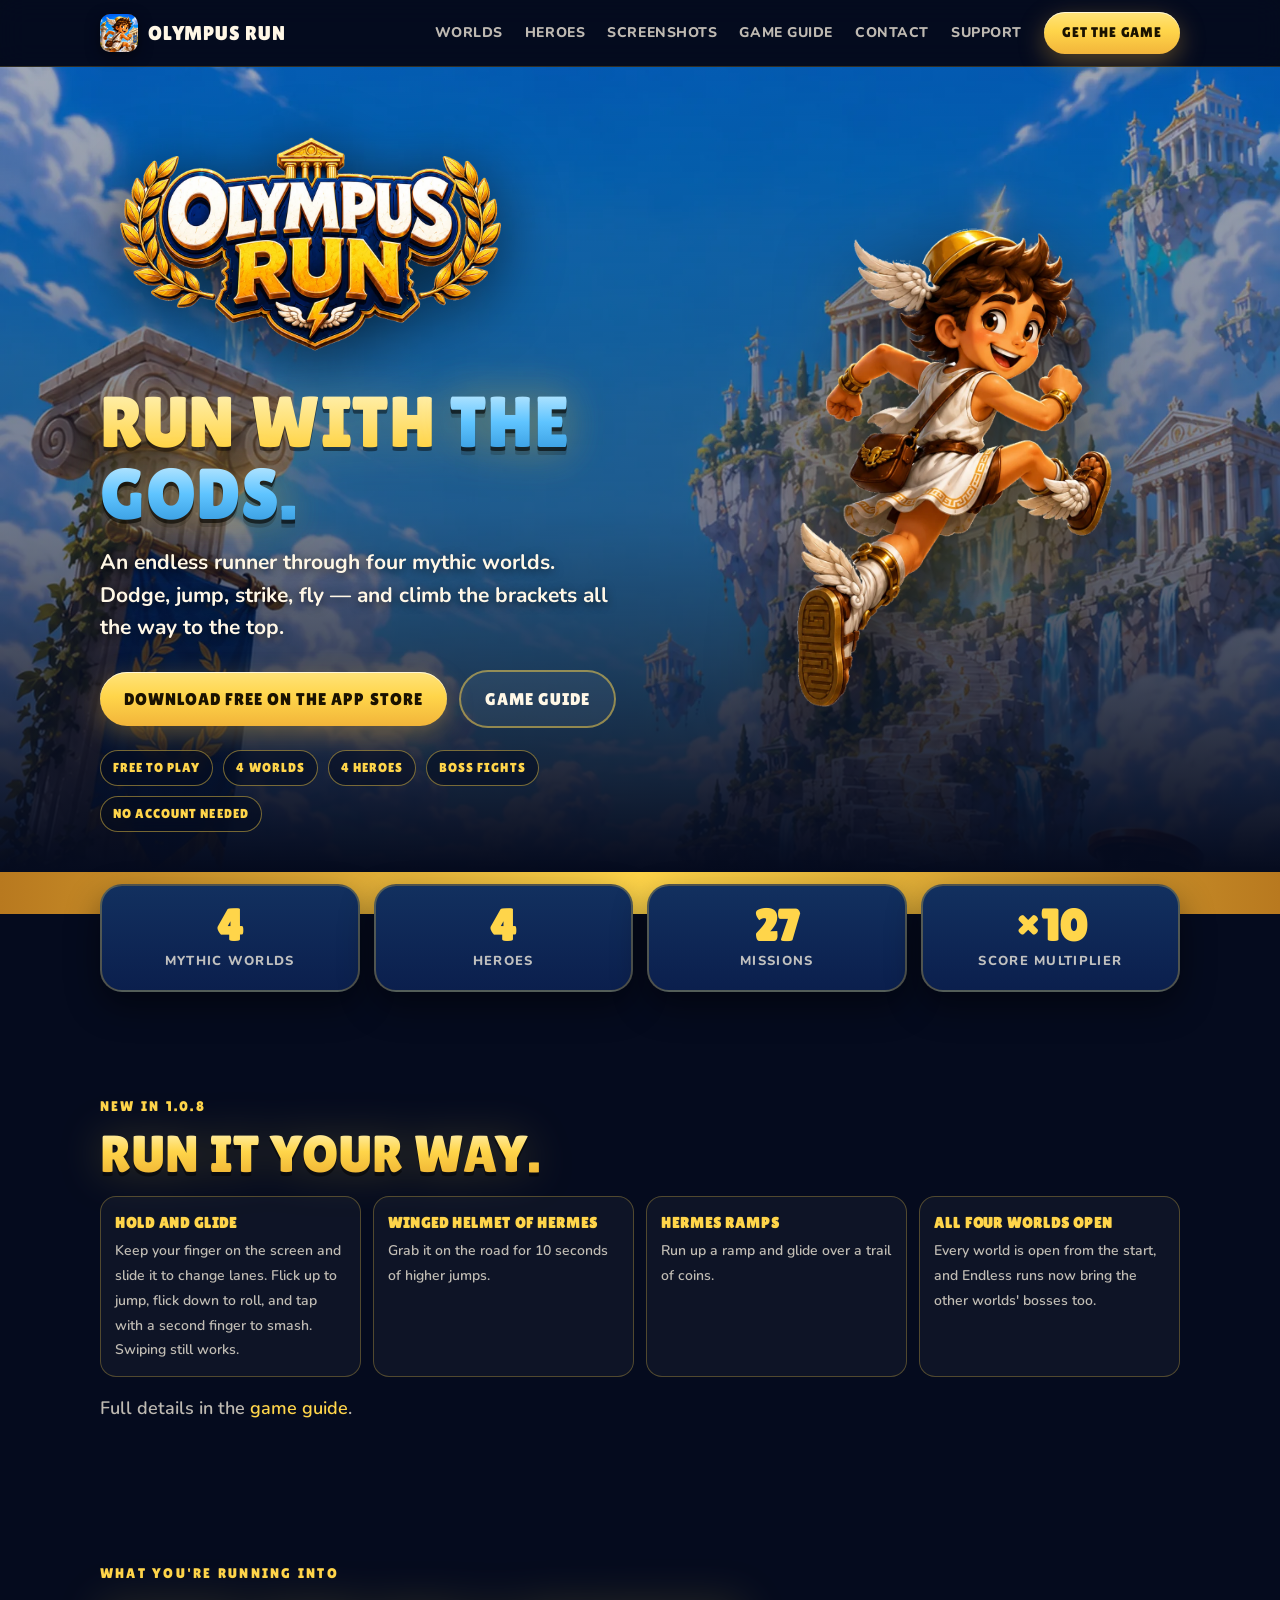
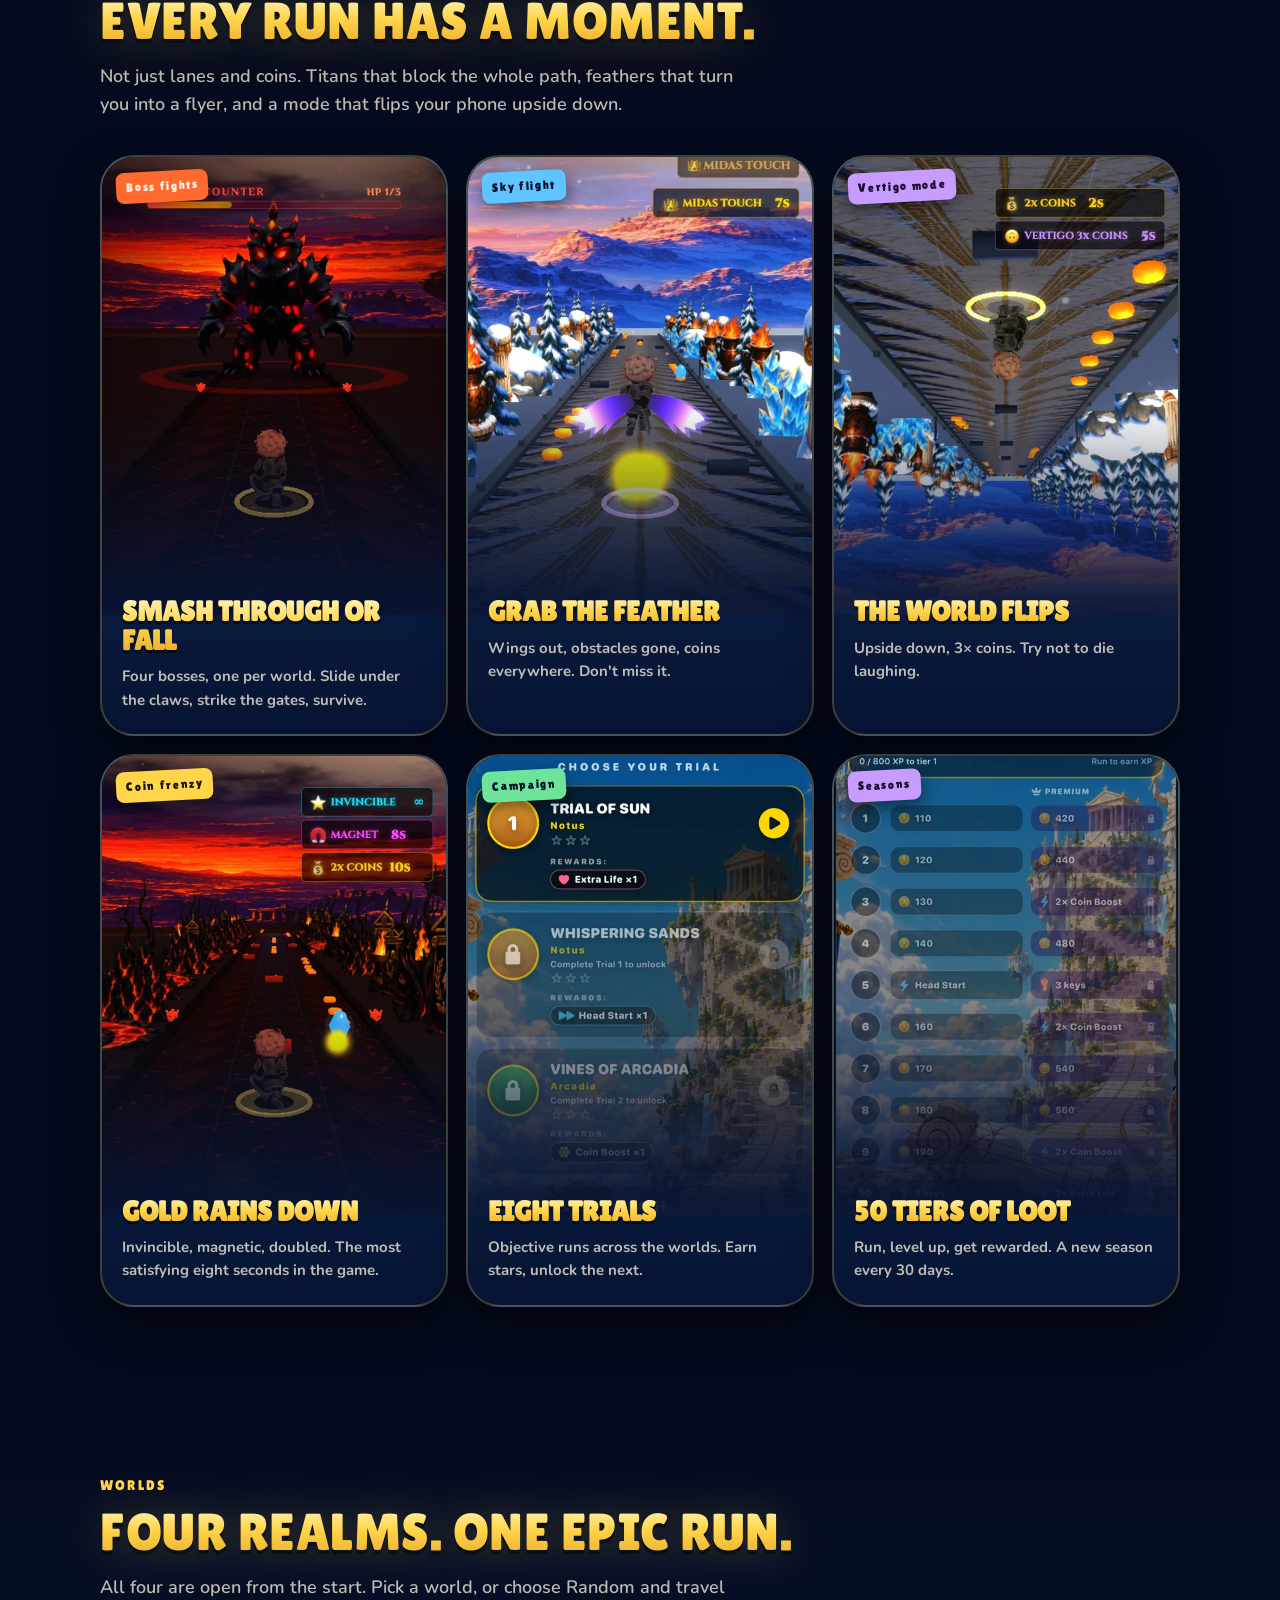
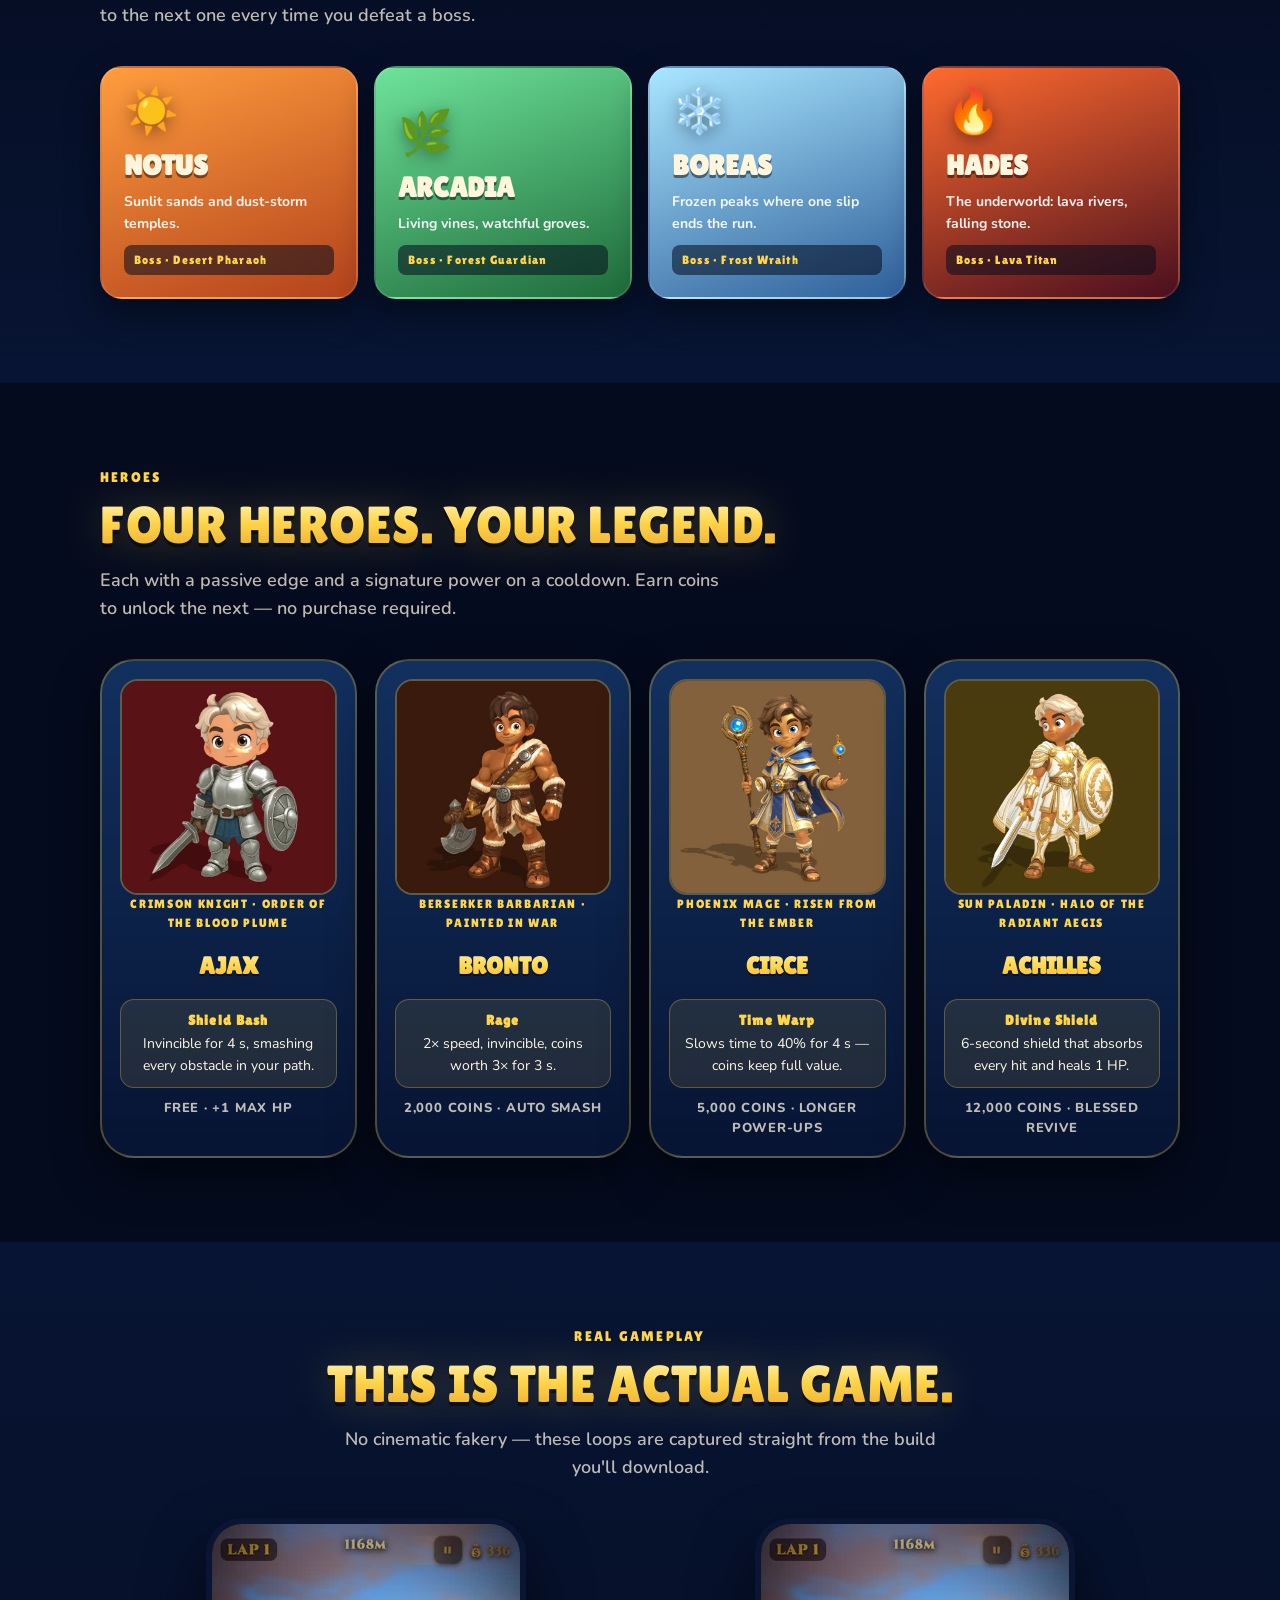
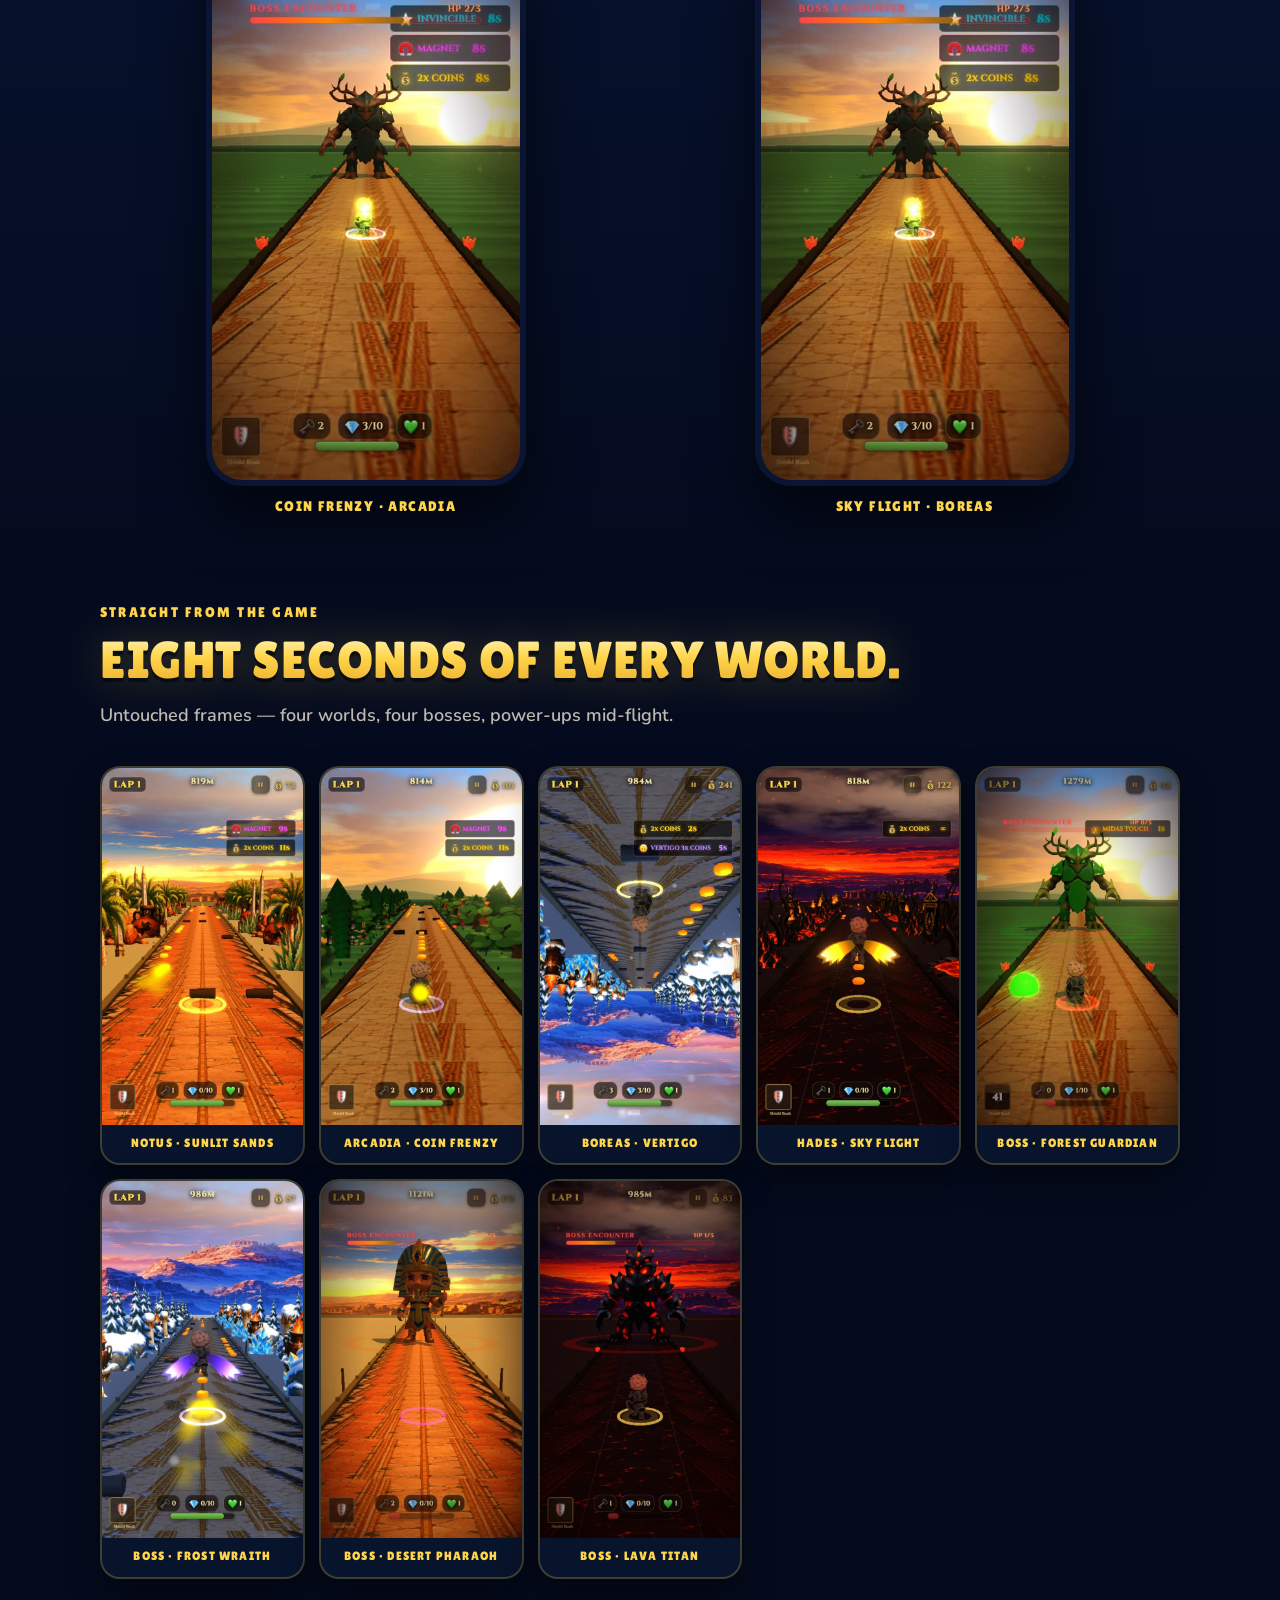
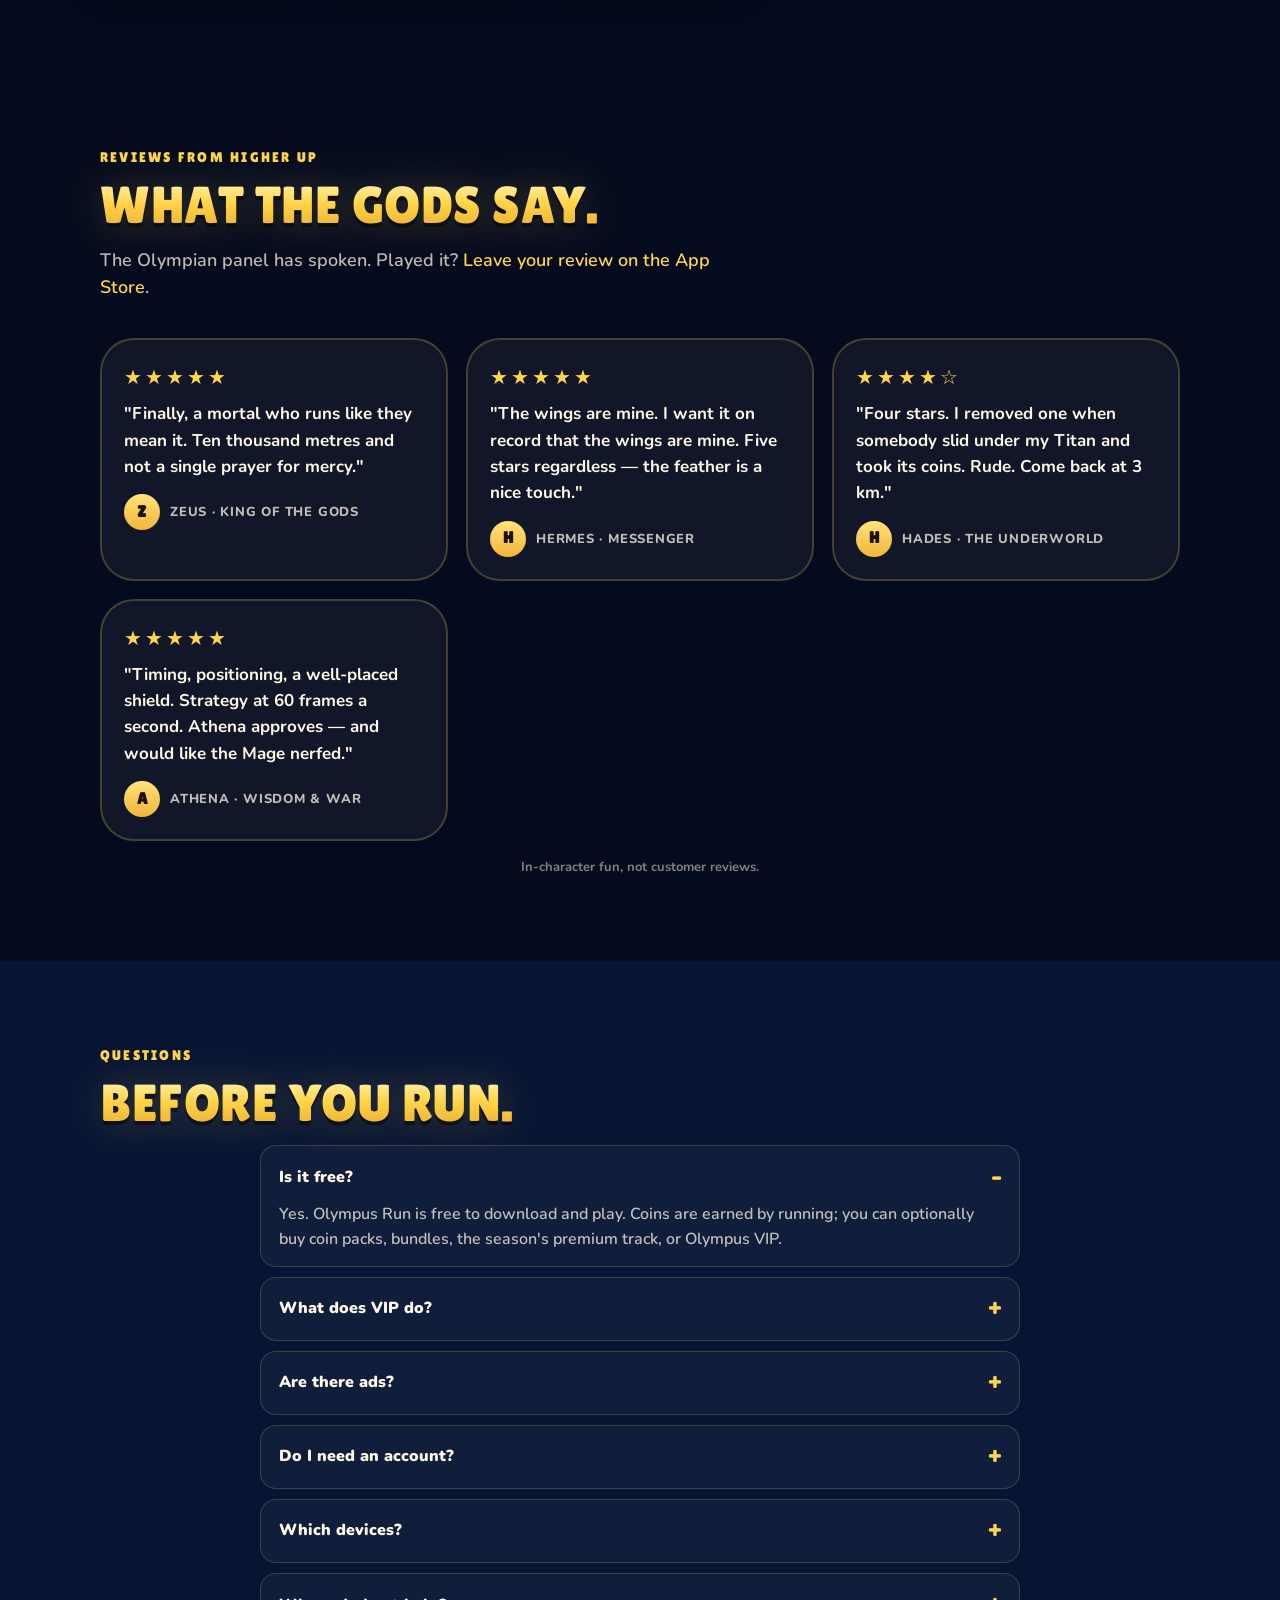
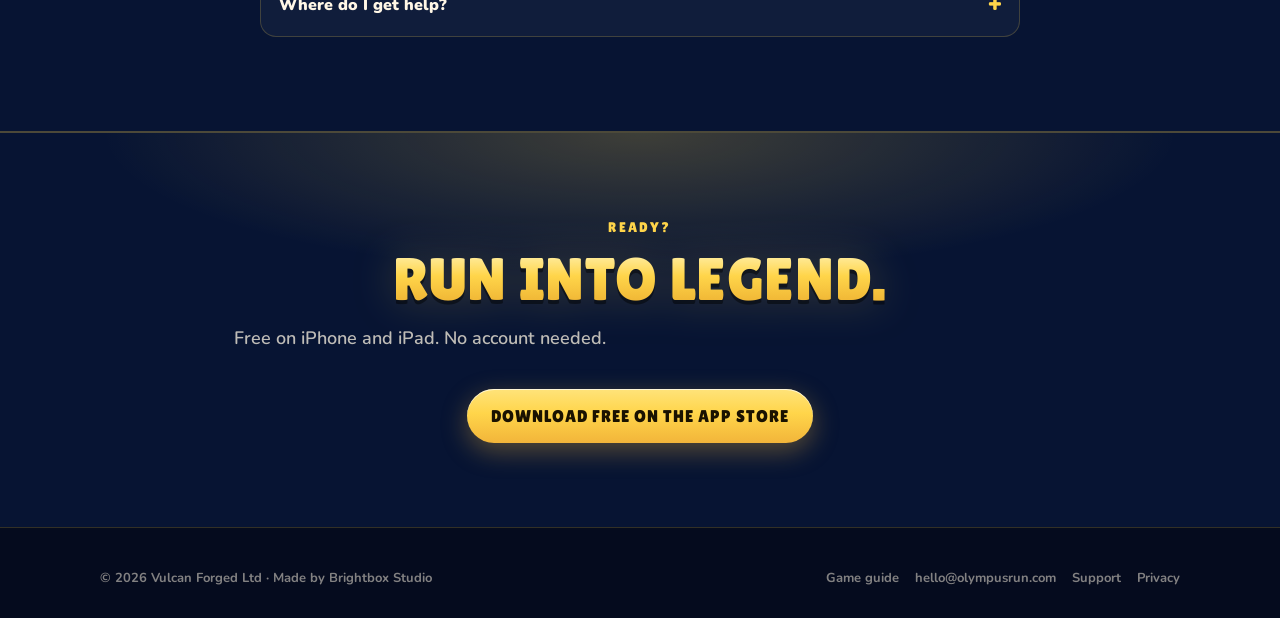
<file: index.html>
<!DOCTYPE html>
<html lang="en">
<head>
<meta charset="utf-8">
<meta name="viewport" content="width=device-width, initial-scale=1">
<title>Olympus Run — Run with the Gods</title>
<meta name="description" content="Olympus Run is a free endless runner for iPhone: four mythic worlds, four heroes, boss fights, sky flight, vertigo mode and a Daily Run with one course and three tries.">
<meta property="og:title" content="Olympus Run — Run with the Gods">
<meta property="og:description" content="A free endless runner through four mythic worlds. Dodge, jump, strike, fly — and climb the brackets all the way to the top.">
<meta property="og:image" content="https://olympusrun.com/assets/loop-poster.jpg">
<meta property="og:url" content="https://olympusrun.com/">
<meta name="twitter:card" content="summary_large_image">
<link rel="icon" href="assets/icon.webp">
<link rel="apple-touch-icon" href="assets/icon.webp">
<link rel="preconnect" href="https://fonts.googleapis.com">
<link rel="preconnect" href="https://fonts.gstatic.com" crossorigin>
<link href="https://fonts.googleapis.com/css2?family=Lilita+One&family=Nunito:wght@600;700;800;900&display=swap" rel="stylesheet">
<meta name="apple-itunes-app" content="app-id=6767585500">
<link rel="canonical" href="https://olympusrun.com/">
<link rel="stylesheet" href="style.css">
</head>
<body>

<nav class="nav">
  <div class="wrap">
    <a class="brand" href="/"><img src="assets/icon.webp" alt="">Olympus Run</a>
    <div class="links">
      <a href="#worlds">Worlds</a>
      <a href="#heroes">Heroes</a>
      <a href="#gallery">Screenshots</a>
      <a href="/guide">Game guide</a>
      <a href="mailto:hello@olympusrun.com">Contact</a>
      <a href="https://jamie323.github.io/brightbox-studio/support.html">Support</a>
      <a class="btn btn-gold" href="https://apps.apple.com/app/apple-store/id6767585500?pt=123002929&amp;mt=8&amp;ct=website">Get the game</a>
    </div>
  </div>
</nav>

<header class="hero">
  <div class="wrap">
    <div class="hero-copy">
      <img class="wordmark" src="assets/wordmark.webp" alt="Olympus Run">
      <h1 class="display">Run with <span>the gods.</span></h1>
      <p>An endless runner through four mythic worlds. Dodge, jump, strike, fly — and climb the brackets all the way to the top.</p>
      <div class="cta">
        <a class="btn btn-gold" id="get" href="https://apps.apple.com/app/apple-store/id6767585500?pt=123002929&amp;mt=8&amp;ct=website">Download free on the App Store</a>
        <a class="btn btn-ghost" href="/guide">Game guide</a>
      </div>
      <div class="chips">
        <span class="chip">Free to play</span><span class="chip">4 worlds</span><span class="chip">4 heroes</span><span class="chip">Boss fights</span><span class="chip">No account needed</span>
      </div>
    </div>
    <div class="hero-art"><div class="ring"></div><img src="assets/hero_hermes.webp" alt="The Olympus Run hero mid-sprint"></div>
  </div>
</header>

<div class="ticker"><span>Hold and glide ★ Winged Helmet ★ Hermes Ramps ★ All four worlds open ★ Daily Spin ★ 27 missions ★ Score multiplier up to ×10 ★ Power-up upgrades ★ Boss fights ★ Sky flight ★ Vertigo mode ★ Coin frenzy ★ 50-tier seasons ★ 8 campaign trials ★ Climb the brackets ★ Hold and glide ★ Winged Helmet ★ Hermes Ramps ★ All four worlds open ★ Daily Spin ★ 27 missions ★ Score multiplier up to ×10 ★ Power-up upgrades ★ Boss fights ★ Sky flight ★ Vertigo mode ★ Coin frenzy ★ 50-tier seasons ★ 8 campaign trials ★ Climb the brackets ★</span></div>

<section style="padding-top:0">
  <div class="wrap">
    <div class="stats">
      <div class="stat"><b>4</b><span>Mythic worlds</span></div>
      <div class="stat"><b>4</b><span>Heroes</span></div>
      <div class="stat"><b>27</b><span>Missions</span></div>
      <div class="stat"><b>×10</b><span>Score multiplier</span></div>
    </div>
  </div>
</section>

<section id="new" style="padding-top:20px">
  <div class="wrap">
    <div class="kicker">New in 1.0.8</div>
    <h2 class="display">Run it your way.</h2>
    <div class="grid2">
      <div class="tile"><b>Hold and glide</b><span>Keep your finger on the screen and slide it to change lanes. Flick up to jump, flick down to roll, and tap with a second finger to smash. Swiping still works.</span></div>
      <div class="tile"><b>Winged Helmet of Hermes</b><span>Grab it on the road for 10 seconds of higher jumps.</span></div>
      <div class="tile"><b>Hermes Ramps</b><span>Run up a ramp and glide over a trail of coins.</span></div>
      <div class="tile"><b>All four worlds open</b><span>Every world is open from the start, and Endless runs now bring the other worlds' bosses too.</span></div>
    </div>
    <p class="lead" style="margin-top:18px">Full details in the <a href="/guide#controls">game guide</a>.</p>
  </div>
</section>

<section id="features" style="padding-top:20px">
  <div class="wrap">
    <div class="kicker">What you're running into</div>
    <h2 class="display">Every run has a moment.</h2>
    <p class="lead">Not just lanes and coins. Titans that block the whole path, feathers that turn you into a flyer, and a mode that flips your phone upside down.</p>
    <div class="banners">
      <a class="banner" href="/guide#worlds"><div class="pic"><img src="assets/shot-boss.webp" alt="Boss fight against the Lava Titan"><span class="tag lava">Boss fights</span></div><div class="body"><h3>Smash through or fall</h3><p>Four bosses, one per world. Slide under the claws, strike the gates, survive.</p></div></a>
      <a class="banner" href="/guide#powerups"><div class="pic"><img src="assets/shot-flight.webp" alt="Sky Flight with feather wings"><span class="tag sky">Sky flight</span></div><div class="body"><h3>Grab the feather</h3><p>Wings out, obstacles gone, coins everywhere. Don't miss it.</p></div></a>
      <a class="banner" href="/guide#powerups"><div class="pic"><img src="assets/shot-vertigo.webp" alt="Vertigo mode flips the screen"><span class="tag violet">Vertigo mode</span></div><div class="body"><h3>The world flips</h3><p>Upside down, 3× coins. Try not to die laughing.</p></div></a>
      <a class="banner" href="/guide#powerups"><div class="pic"><img src="assets/shot-frenzy.webp" alt="Coin Frenzy"><span class="tag">Coin frenzy</span></div><div class="body"><h3>Gold rains down</h3><p>Invincible, magnetic, doubled. The most satisfying eight seconds in the game.</p></div></a>
      <a class="banner" href="/guide#modes"><div class="pic"><img src="assets/shot-campaign.webp" alt="Campaign trials"><span class="tag leaf">Campaign</span></div><div class="body"><h3>Eight trials</h3><p>Objective runs across the worlds. Earn stars, unlock the next.</p></div></a>
      <a class="banner" href="/guide#progression"><div class="pic"><img src="assets/shot-season.webp" alt="Olympus Trials season pass"><span class="tag violet">Seasons</span></div><div class="body"><h3>50 tiers of loot</h3><p>Run, level up, get rewarded. A new season every 30 days.</p></div></a>
    </div>
  </div>
</section>

<section id="worlds" style="background: linear-gradient(180deg, var(--ink), var(--navy));">
  <div class="wrap">
    <div class="kicker">Worlds</div>
    <h2 class="display">Four realms. One epic run.</h2>
    <p class="lead">All four are open from the start. Pick a world, or choose Random and travel to the next one every time you defeat a boss.</p>
    <div class="worlds">
      <div class="world notus"><div class="glyph">☀️</div><h3>Notus</h3><p>Sunlit sands and dust-storm temples.</p><span class="boss">Boss · Desert Pharaoh</span></div>
      <div class="world arcadia"><div class="glyph">🌿</div><h3>Arcadia</h3><p>Living vines, watchful groves.</p><span class="boss">Boss · Forest Guardian</span></div>
      <div class="world boreas"><div class="glyph">❄️</div><h3>Boreas</h3><p>Frozen peaks where one slip ends the run.</p><span class="boss">Boss · Frost Wraith</span></div>
      <div class="world hades"><div class="glyph">🔥</div><h3>Hades</h3><p>The underworld: lava rivers, falling stone.</p><span class="boss">Boss · Lava Titan</span></div>
    </div>
  </div>
</section>

<section id="heroes">
  <div class="wrap">
    <div class="kicker">Heroes</div>
    <h2 class="display">Four heroes. Your legend.</h2>
    <p class="lead">Each with a passive edge and a signature power on a cooldown. Earn coins to unlock the next — no purchase required.</p>
    <div class="heroes">
      <div class="hcard"><img src="assets/hero-knight.webp" alt="Ajax the Knight"><div class="tl">Crimson Knight · Order of the Blood Plume</div><h3>Ajax</h3><div class="power"><b>Shield Bash</b>Invincible for 4 s, smashing every obstacle in your path.</div><div class="cost">Free · +1 max HP</div></div>
      <div class="hcard"><img src="assets/hero-barbarian.webp" alt="Bronto the Barbarian"><div class="tl">Berserker Barbarian · Painted in War</div><h3>Bronto</h3><div class="power"><b>Rage</b>2× speed, invincible, coins worth 3× for 3 s.</div><div class="cost">2,000 coins · Auto Smash</div></div>
      <div class="hcard"><img src="assets/hero-mage.webp" alt="Circe the Mage"><div class="tl">Phoenix Mage · Risen from the Ember</div><h3>Circe</h3><div class="power"><b>Time Warp</b>Slows time to 40% for 4 s — coins keep full value.</div><div class="cost">5,000 coins · Longer power-ups</div></div>
      <div class="hcard"><img src="assets/hero-paladin.webp" alt="Achilles the Paladin"><div class="tl">Sun Paladin · Halo of the Radiant Aegis</div><h3>Achilles</h3><div class="power"><b>Divine Shield</b>6-second shield that absorbs every hit and heals 1 HP.</div><div class="cost">12,000 coins · Blessed revive</div></div>
    </div>
  </div>
</section>

<section id="watch" style="background: linear-gradient(180deg, var(--navy), var(--ink));">
  <div class="wrap center">
    <div class="kicker">Real gameplay</div>
    <h2 class="display">This is the actual game.</h2>
    <p class="lead">No cinematic fakery — these loops are captured straight from the build you'll download.</p>
    <div class="loops">
      <div><div class="phone"><video autoplay muted loop playsinline poster="assets/loop-poster.jpg" src="assets/loop-frenzy.mp4"></video></div><div class="caption">Coin Frenzy · Arcadia</div></div>
      <div><div class="phone"><video autoplay muted loop playsinline poster="assets/loop-poster.jpg" src="assets/loop-flight.mp4"></video></div><div class="caption">Sky Flight · Boreas</div></div>
    </div>
  </div>
</section>

<section id="gallery" style="padding-top: 0;">
  <div class="wrap">
    <div class="kicker">Straight from the game</div>
    <h2 class="display">Eight seconds of every world.</h2>
    <p class="lead">Untouched frames — four worlds, four bosses, power-ups mid-flight.</p>
    <div class="gallery">
      <figure><img src="assets/gal-notus-run.webp" alt="Running through Notus" loading="lazy"><figcaption>Notus · sunlit sands</figcaption></figure>
      <figure><img src="assets/gal-arcadia-frenzy.webp" alt="Coin Frenzy in Arcadia" loading="lazy"><figcaption>Arcadia · coin frenzy</figcaption></figure>
      <figure><img src="assets/gal-boreas-vertigo.webp" alt="Vertigo mode in Boreas" loading="lazy"><figcaption>Boreas · vertigo</figcaption></figure>
      <figure><img src="assets/gal-hades-flight.webp" alt="Sky Flight over Hades" loading="lazy"><figcaption>Hades · sky flight</figcaption></figure>
      <figure><img src="assets/gal-forest-guardian.webp" alt="The Forest Guardian boss" loading="lazy"><figcaption>Boss · Forest Guardian</figcaption></figure>
      <figure><img src="assets/gal-frost-wraith.webp" alt="The Frost Wraith boss" loading="lazy"><figcaption>Boss · Frost Wraith</figcaption></figure>
      <figure><img src="assets/gal-desert-pharaoh.webp" alt="The Desert Pharaoh boss" loading="lazy"><figcaption>Boss · Desert Pharaoh</figcaption></figure>
      <figure><img src="assets/gal-lava-titan.webp" alt="The Lava Titan boss" loading="lazy"><figcaption>Boss · Lava Titan</figcaption></figure>
    </div>
  </div>
</section>

<section id="gods">
  <div class="wrap">
    <div class="kicker">Reviews from higher up</div>
    <h2 class="display">What the gods say.</h2>
    <p class="lead">The Olympian panel has spoken. Played it? <a href="https://apps.apple.com/app/id6767585500?action=write-review">Leave your review on the App Store</a>.</p>
    <div class="gods">
      <div class="god"><div class="stars">★★★★★</div><p>"Finally, a mortal who runs like they mean it. Ten thousand metres and not a single prayer for mercy."</p><div class="who"><i>Z</i>Zeus · King of the Gods</div></div>
      <div class="god"><div class="stars">★★★★★</div><p>"The wings are mine. I want it on record that the wings are mine. Five stars regardless — the feather is a nice touch."</p><div class="who"><i>H</i>Hermes · Messenger</div></div>
      <div class="god"><div class="stars">★★★★☆</div><p>"Four stars. I removed one when somebody slid under my Titan and took its coins. Rude. Come back at 3 km."</p><div class="who"><i>H</i>Hades · The Underworld</div></div>
      <div class="god"><div class="stars">★★★★★</div><p>"Timing, positioning, a well-placed shield. Strategy at 60 frames a second. Athena approves — and would like the Mage nerfed."</p><div class="who"><i>A</i>Athena · Wisdom &amp; War</div></div>
    </div>
    <p class="note">In-character fun, not customer reviews.</p>
  </div>
</section>

<section id="faq" style="background: var(--navy);">
  <div class="wrap">
    <div class="kicker">Questions</div>
    <h2 class="display">Before you run.</h2>
    <div class="faq">
      <details open><summary>Is it free?</summary><p>Yes. Olympus Run is free to download and play. Coins are earned by running; you can optionally buy coin packs, bundles, the season's premium track, or Olympus VIP.</p></details>
      <details><summary>What does VIP do?</summary><p>No ads, 50% off every coin price in the shop, double run coins, 150 daily coins, an extra revive every run and double Olympus Trials XP. Monthly, yearly, or a one-time Lifetime purchase.</p></details>
      <details><summary>Are there ads?</summary><p>Optional bonus videos you choose to watch: a revive, double coins after a run, a second Daily Spin. From your third run, a short ad can also play between some runs, never during one. VIP removes all ads.</p></details>
      <details><summary>Do I need an account?</summary><p>No. Just open it and play.</p></details>
      <details><summary>Which devices?</summary><p>iPhone and iPad, iOS 17 or later. Age rating 9+.</p></details>
      <details><summary>Where do I get help?</summary><p>Email <a href="mailto:hello@olympusrun.com">hello@olympusrun.com</a> · <a href="https://jamie323.github.io/brightbox-studio/support.html">Support</a> · <a href="https://jamie323.github.io/brightbox-studio/olympus-run-privacy.html">Privacy policy</a></p></details>
    </div>
  </div>
</section>

<section class="final">
  <div class="wrap">
    <div class="kicker">Ready?</div>
    <h2 class="display">Run into legend.</h2>
    <p class="lead">Free on iPhone and iPad. No account needed.</p>
    <a class="btn btn-gold" href="https://apps.apple.com/app/apple-store/id6767585500?pt=123002929&amp;mt=8&amp;ct=website">Download free on the App Store</a>
  </div>
</section>

<footer>
  <div class="wrap">
    <div>© 2026 Vulcan Forged Ltd · Made by <a href="https://jamie323.github.io/brightbox-studio/" style="margin:0">Brightbox Studio</a></div>
    <div><a href="/guide">Game guide</a><a href="mailto:hello@olympusrun.com">hello@olympusrun.com</a><a href="https://jamie323.github.io/brightbox-studio/support.html">Support</a><a href="https://jamie323.github.io/brightbox-studio/olympus-run-privacy.html">Privacy</a></div>
  </div>
</footer>

</body>
</html>
</file>
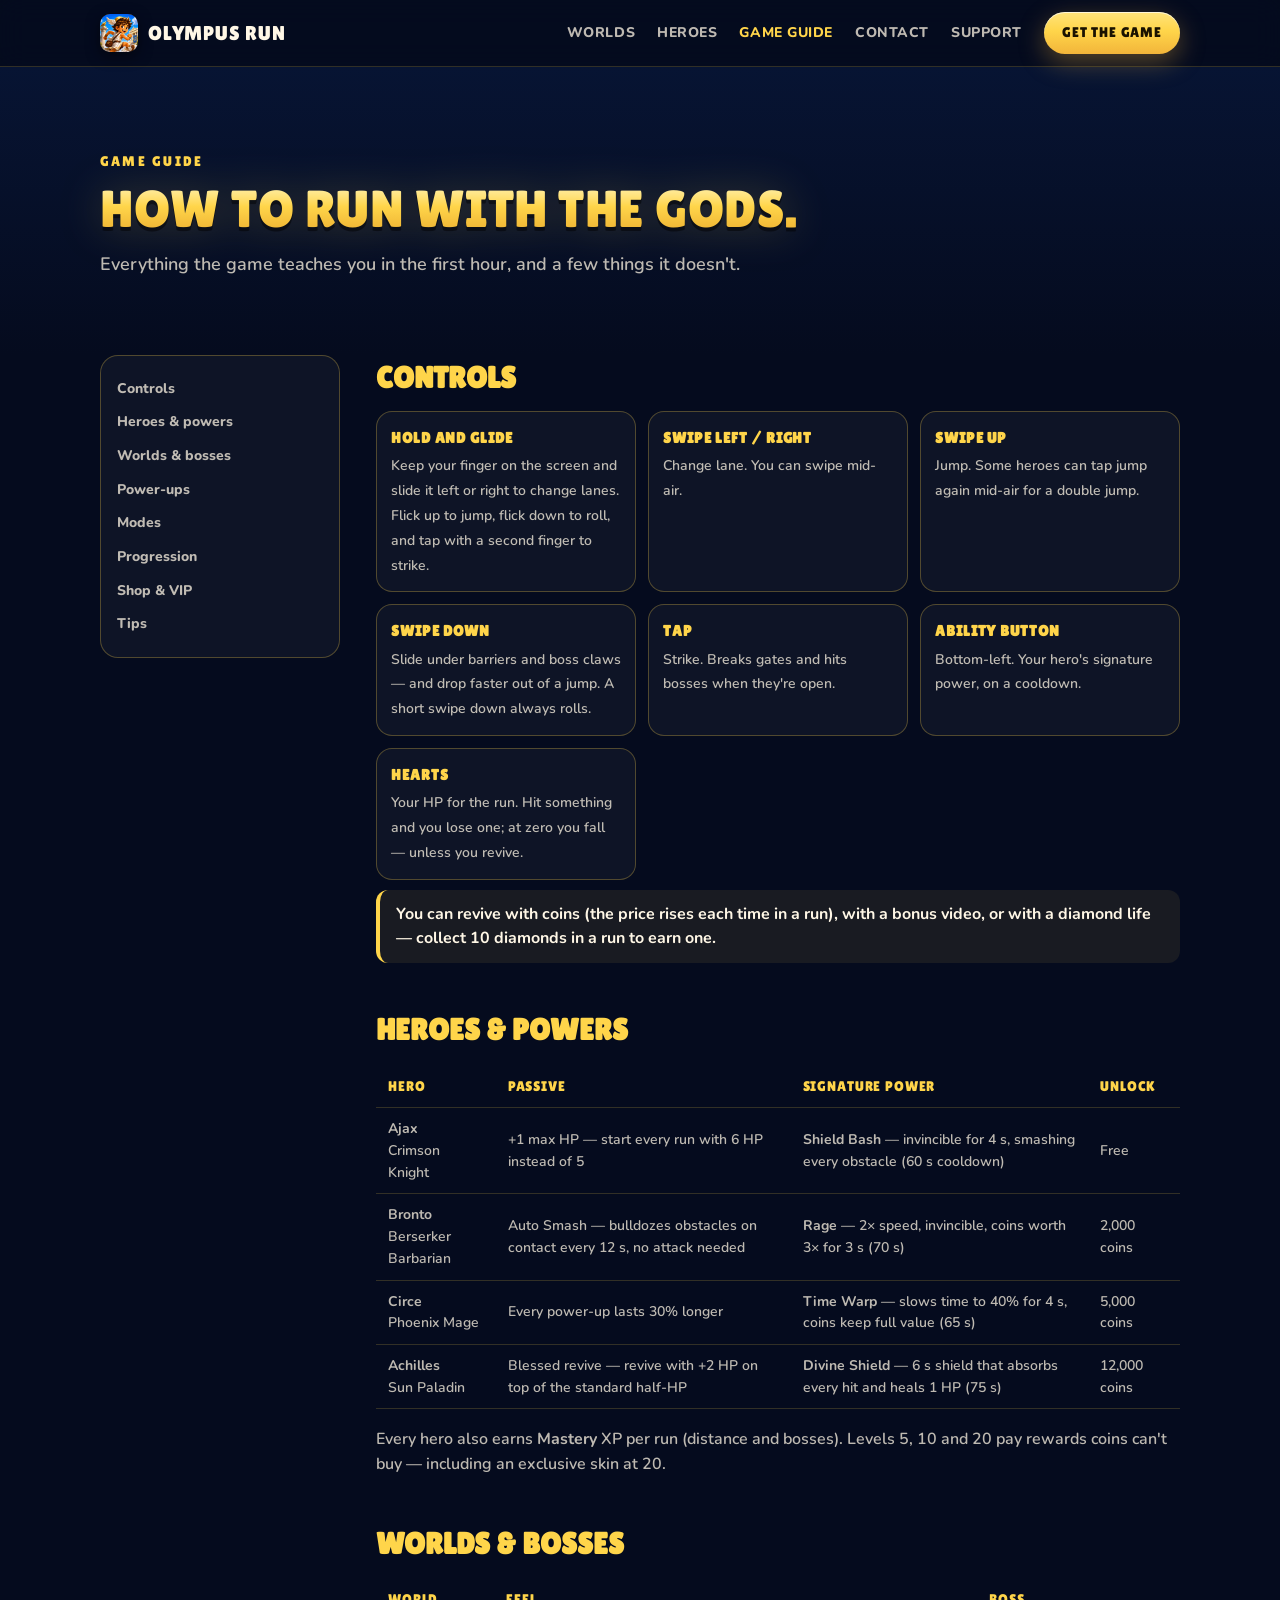
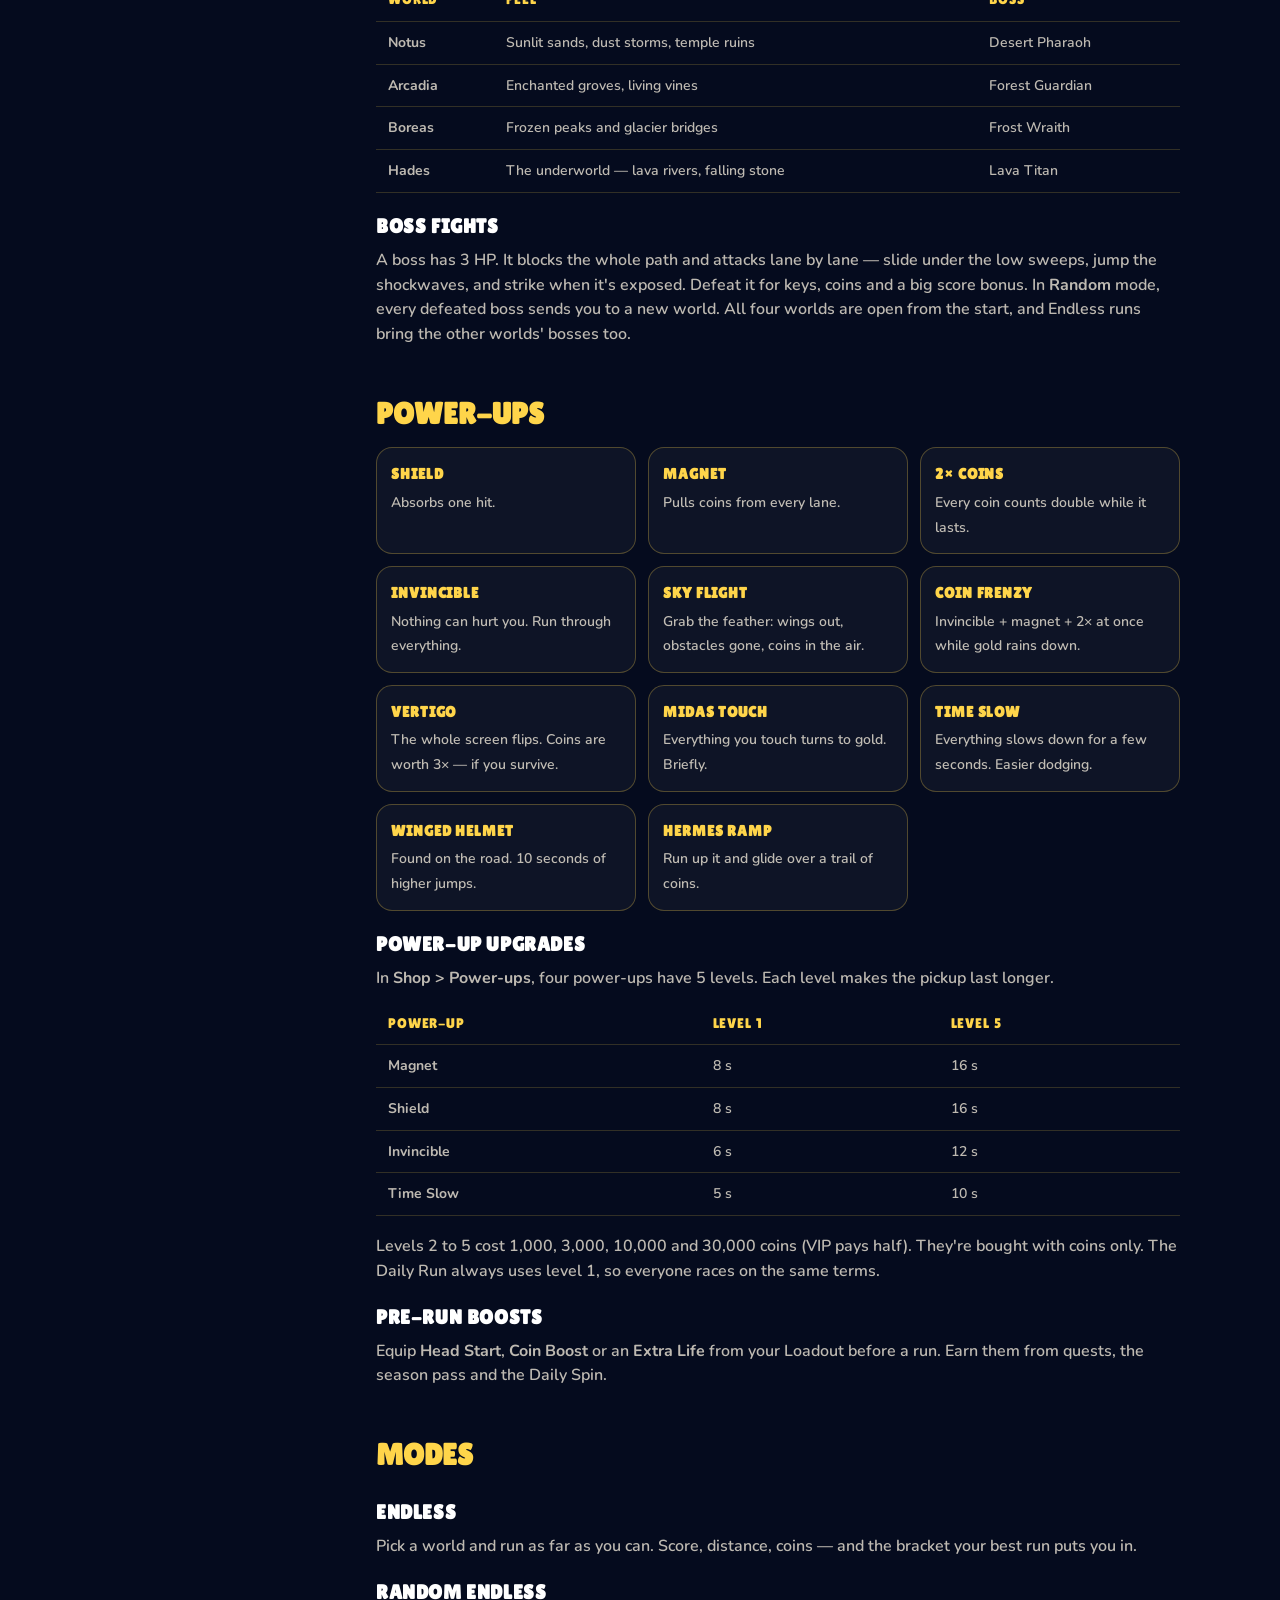
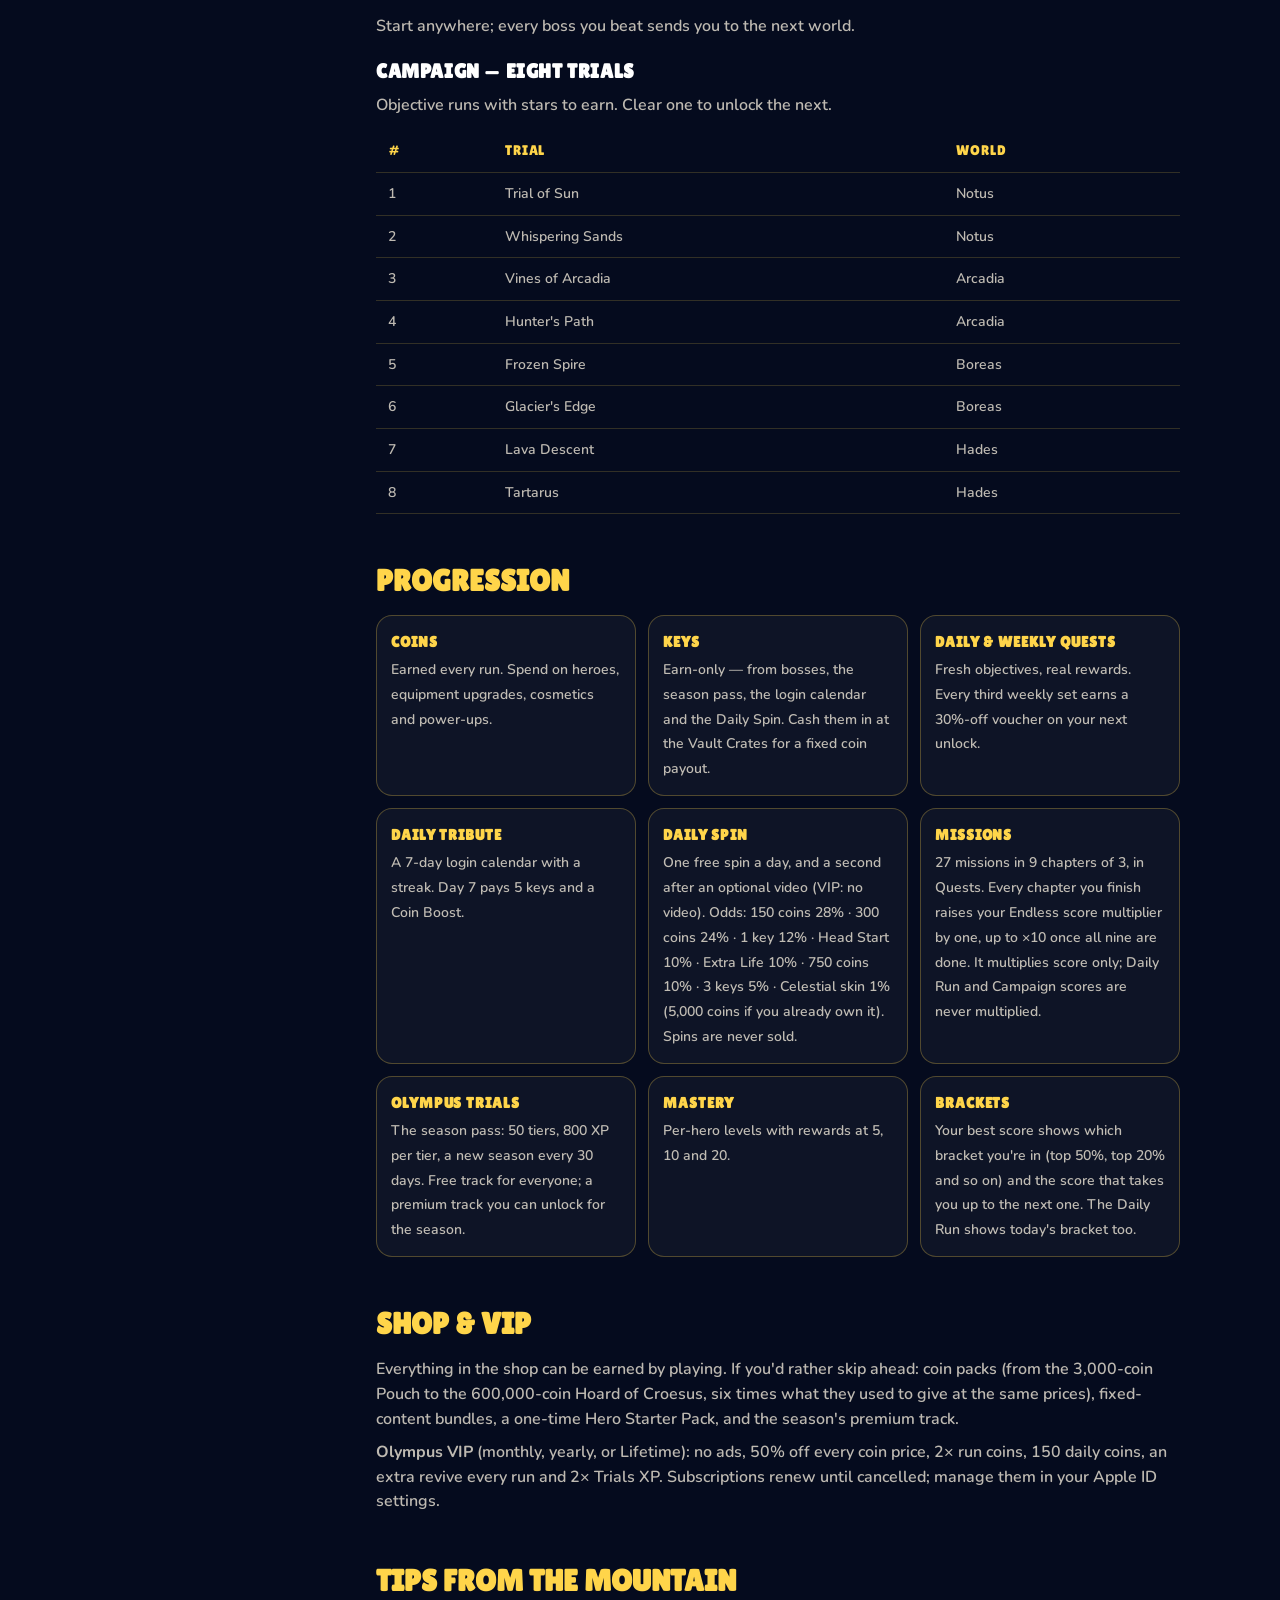
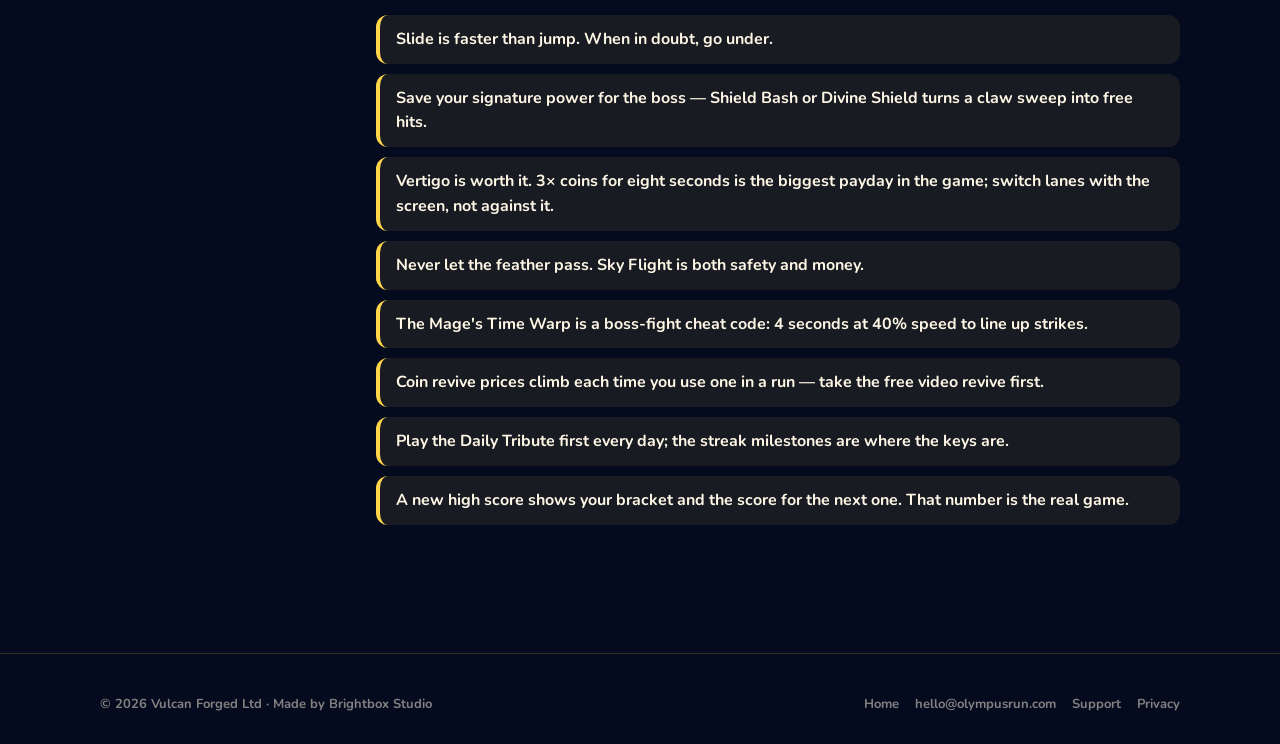
<file: guide.html>
<!DOCTYPE html>
<html lang="en">
<head>
<meta charset="utf-8">
<meta name="viewport" content="width=device-width, initial-scale=1">
<title>Olympus Run — Game Guide</title>
<meta name="description" content="Controls, heroes, worlds, bosses, power-ups, modes, progression and tips for Olympus Run on iPhone.">
<link rel="icon" href="assets/icon.webp">
<link rel="preconnect" href="https://fonts.googleapis.com">
<link rel="preconnect" href="https://fonts.gstatic.com" crossorigin>
<link href="https://fonts.googleapis.com/css2?family=Lilita+One&family=Nunito:wght@600;700;800;900&display=swap" rel="stylesheet">
<meta name="apple-itunes-app" content="app-id=6767585500">
<link rel="canonical" href="https://olympusrun.com/guide">
<link rel="stylesheet" href="style.css">
</head>
<body>

<nav class="nav">
  <div class="wrap">
    <a class="brand" href="/"><img src="assets/icon.webp" alt="">Olympus Run</a>
    <div class="links">
      <a href="/#worlds">Worlds</a>
      <a href="/#heroes">Heroes</a>
      <a class="on" href="/guide">Game guide</a>
      <a href="mailto:hello@olympusrun.com">Contact</a>
      <a href="https://jamie323.github.io/brightbox-studio/support.html">Support</a>
      <a class="btn btn-gold" href="https://apps.apple.com/app/apple-store/id6767585500?pt=123002929&amp;mt=8&amp;ct=website">Get the game</a>
    </div>
  </div>
</nav>

<section style="background: linear-gradient(180deg, var(--navy), var(--ink)); padding-bottom: 40px;">
  <div class="wrap">
    <div class="kicker">Game guide</div>
    <h2 class="display">How to run with the gods.</h2>
    <p class="lead">Everything the game teaches you in the first hour, and a few things it doesn't.</p>
  </div>
</section>

<section style="padding-top: 0;">
  <div class="wrap guide">
    <aside class="toc">
      <a href="#controls">Controls</a><a href="#heroes">Heroes &amp; powers</a><a href="#worlds">Worlds &amp; bosses</a><a href="#powerups">Power-ups</a><a href="#modes">Modes</a><a href="#progression">Progression</a><a href="#shop">Shop &amp; VIP</a><a href="#tips">Tips</a>
    </aside>
    <div>

      <div class="gsec" id="controls">
        <h2>Controls</h2>
        <div class="grid2">
          <div class="tile"><b>Hold and glide</b><span>Keep your finger on the screen and slide it left or right to change lanes. Flick up to jump, flick down to roll, and tap with a second finger to strike.</span></div>
          <div class="tile"><b>Swipe left / right</b><span>Change lane. You can swipe mid-air.</span></div>
          <div class="tile"><b>Swipe up</b><span>Jump. Some heroes can tap jump again mid-air for a double jump.</span></div>
          <div class="tile"><b>Swipe down</b><span>Slide under barriers and boss claws — and drop faster out of a jump. A short swipe down always rolls.</span></div>
          <div class="tile"><b>Tap</b><span>Strike. Breaks gates and hits bosses when they're open.</span></div>
          <div class="tile"><b>Ability button</b><span>Bottom-left. Your hero's signature power, on a cooldown.</span></div>
          <div class="tile"><b>Hearts</b><span>Your HP for the run. Hit something and you lose one; at zero you fall — unless you revive.</span></div>
        </div>
        <div class="tip">You can revive with coins (the price rises each time in a run), with a bonus video, or with a diamond life — collect 10 diamonds in a run to earn one.</div>
      </div>

      <div class="gsec" id="heroes">
        <h2>Heroes &amp; powers</h2>
        <table class="g">
          <tr><th>Hero</th><th>Passive</th><th>Signature power</th><th>Unlock</th></tr>
          <tr><td><b>Ajax</b><br>Crimson Knight</td><td>+1 max HP — start every run with 6 HP instead of 5</td><td><b>Shield Bash</b> — invincible for 4 s, smashing every obstacle (60 s cooldown)</td><td>Free</td></tr>
          <tr><td><b>Bronto</b><br>Berserker Barbarian</td><td>Auto Smash — bulldozes obstacles on contact every 12 s, no attack needed</td><td><b>Rage</b> — 2× speed, invincible, coins worth 3× for 3 s (70 s)</td><td>2,000 coins</td></tr>
          <tr><td><b>Circe</b><br>Phoenix Mage</td><td>Every power-up lasts 30% longer</td><td><b>Time Warp</b> — slows time to 40% for 4 s, coins keep full value (65 s)</td><td>5,000 coins</td></tr>
          <tr><td><b>Achilles</b><br>Sun Paladin</td><td>Blessed revive — revive with +2 HP on top of the standard half-HP</td><td><b>Divine Shield</b> — 6 s shield that absorbs every hit and heals 1 HP (75 s)</td><td>12,000 coins</td></tr>
        </table>
        <p>Every hero also earns <strong>Mastery</strong> XP per run (distance and bosses). Levels 5, 10 and 20 pay rewards coins can't buy — including an exclusive skin at 20.</p>
      </div>

      <div class="gsec" id="worlds">
        <h2>Worlds &amp; bosses</h2>
        <table class="g">
          <tr><th>World</th><th>Feel</th><th>Boss</th></tr>
          <tr><td><b>Notus</b></td><td>Sunlit sands, dust storms, temple ruins</td><td>Desert Pharaoh</td></tr>
          <tr><td><b>Arcadia</b></td><td>Enchanted groves, living vines</td><td>Forest Guardian</td></tr>
          <tr><td><b>Boreas</b></td><td>Frozen peaks and glacier bridges</td><td>Frost Wraith</td></tr>
          <tr><td><b>Hades</b></td><td>The underworld — lava rivers, falling stone</td><td>Lava Titan</td></tr>
        </table>
        <h3>Boss fights</h3>
        <p>A boss has 3 HP. It blocks the whole path and attacks lane by lane — slide under the low sweeps, jump the shockwaves, and strike when it's exposed. Defeat it for keys, coins and a big score bonus. In <strong>Random</strong> mode, every defeated boss sends you to a new world. All four worlds are open from the start, and Endless runs bring the other worlds' bosses too.</p>
      </div>

      <div class="gsec" id="powerups">
        <h2>Power-ups</h2>
        <div class="grid2">
          <div class="tile"><b>Shield</b><span>Absorbs one hit.</span></div>
          <div class="tile"><b>Magnet</b><span>Pulls coins from every lane.</span></div>
          <div class="tile"><b>2× Coins</b><span>Every coin counts double while it lasts.</span></div>
          <div class="tile"><b>Invincible</b><span>Nothing can hurt you. Run through everything.</span></div>
          <div class="tile"><b>Sky Flight</b><span>Grab the feather: wings out, obstacles gone, coins in the air.</span></div>
          <div class="tile"><b>Coin Frenzy</b><span>Invincible + magnet + 2× at once while gold rains down.</span></div>
          <div class="tile"><b>Vertigo</b><span>The whole screen flips. Coins are worth 3× — if you survive.</span></div>
          <div class="tile"><b>Midas Touch</b><span>Everything you touch turns to gold. Briefly.</span></div>
          <div class="tile"><b>Time Slow</b><span>Everything slows down for a few seconds. Easier dodging.</span></div>
          <div class="tile"><b>Winged Helmet</b><span>Found on the road. 10 seconds of higher jumps.</span></div>
          <div class="tile"><b>Hermes Ramp</b><span>Run up it and glide over a trail of coins.</span></div>
        </div>
        <h3>Power-up upgrades</h3>
        <p>In <strong>Shop &gt; Power-ups</strong>, four power-ups have 5 levels. Each level makes the pickup last longer.</p>
        <table class="g">
          <tr><th>Power-up</th><th>Level 1</th><th>Level 5</th></tr>
          <tr><td><b>Magnet</b></td><td>8 s</td><td>16 s</td></tr>
          <tr><td><b>Shield</b></td><td>8 s</td><td>16 s</td></tr>
          <tr><td><b>Invincible</b></td><td>6 s</td><td>12 s</td></tr>
          <tr><td><b>Time Slow</b></td><td>5 s</td><td>10 s</td></tr>
        </table>
        <p>Levels 2 to 5 cost 1,000, 3,000, 10,000 and 30,000 coins (VIP pays half). They're bought with coins only. The Daily Run always uses level 1, so everyone races on the same terms.</p>
        <h3>Pre-run boosts</h3>
        <p>Equip <strong>Head Start</strong>, <strong>Coin Boost</strong> or an <strong>Extra Life</strong> from your Loadout before a run. Earn them from quests, the season pass and the Daily Spin.</p>
      </div>

      <div class="gsec" id="modes">
        <h2>Modes</h2>
        <h3>Endless</h3>
        <p>Pick a world and run as far as you can. Score, distance, coins — and the bracket your best run puts you in.</p>
        <h3>Random Endless</h3>
        <p>Start anywhere; every boss you beat sends you to the next world.</p>
        <h3>Campaign — eight trials</h3>
        <p>Objective runs with stars to earn. Clear one to unlock the next.</p>
        <table class="g">
          <tr><th>#</th><th>Trial</th><th>World</th></tr>
          <tr><td>1</td><td>Trial of Sun</td><td>Notus</td></tr>
          <tr><td>2</td><td>Whispering Sands</td><td>Notus</td></tr>
          <tr><td>3</td><td>Vines of Arcadia</td><td>Arcadia</td></tr>
          <tr><td>4</td><td>Hunter's Path</td><td>Arcadia</td></tr>
          <tr><td>5</td><td>Frozen Spire</td><td>Boreas</td></tr>
          <tr><td>6</td><td>Glacier's Edge</td><td>Boreas</td></tr>
          <tr><td>7</td><td>Lava Descent</td><td>Hades</td></tr>
          <tr><td>8</td><td>Tartarus</td><td>Hades</td></tr>
        </table>
      </div>

      <div class="gsec" id="progression">
        <h2>Progression</h2>
        <div class="grid2">
          <div class="tile"><b>Coins</b><span>Earned every run. Spend on heroes, equipment upgrades, cosmetics and power-ups.</span></div>
          <div class="tile"><b>Keys</b><span>Earn-only — from bosses, the season pass, the login calendar and the Daily Spin. Cash them in at the Vault Crates for a fixed coin payout.</span></div>
          <div class="tile"><b>Daily &amp; weekly quests</b><span>Fresh objectives, real rewards. Every third weekly set earns a 30%-off voucher on your next unlock.</span></div>
          <div class="tile"><b>Daily Tribute</b><span>A 7-day login calendar with a streak. Day 7 pays 5 keys and a Coin Boost.</span></div>
          <div class="tile"><b>Daily Spin</b><span>One free spin a day, and a second after an optional video (VIP: no video). Odds: 150 coins 28% · 300 coins 24% · 1 key 12% · Head Start 10% · Extra Life 10% · 750 coins 10% · 3 keys 5% · Celestial skin 1% (5,000 coins if you already own it). Spins are never sold.</span></div>
          <div class="tile"><b>Missions</b><span>27 missions in 9 chapters of 3, in Quests. Every chapter you finish raises your Endless score multiplier by one, up to ×10 once all nine are done. It multiplies score only; Daily Run and Campaign scores are never multiplied.</span></div>
          <div class="tile"><b>Olympus Trials</b><span>The season pass: 50 tiers, 800 XP per tier, a new season every 30 days. Free track for everyone; a premium track you can unlock for the season.</span></div>
          <div class="tile"><b>Mastery</b><span>Per-hero levels with rewards at 5, 10 and 20.</span></div>
          <div class="tile"><b>Brackets</b><span>Your best score shows which bracket you're in (top 50%, top 20% and so on) and the score that takes you up to the next one. The Daily Run shows today's bracket too.</span></div>
        </div>
      </div>

      <div class="gsec" id="shop">
        <h2>Shop &amp; VIP</h2>
        <p>Everything in the shop can be earned by playing. If you'd rather skip ahead: coin packs (from the 3,000-coin Pouch to the 600,000-coin Hoard of Croesus, six times what they used to give at the same prices), fixed-content bundles, a one-time Hero Starter Pack, and the season's premium track.</p>
        <p><strong>Olympus VIP</strong> (monthly, yearly, or Lifetime): no ads, 50% off every coin price, 2× run coins, 150 daily coins, an extra revive every run and 2× Trials XP. Subscriptions renew until cancelled; manage them in your Apple ID settings.</p>
      </div>

      <div class="gsec" id="tips">
        <h2>Tips from the mountain</h2>
        <div class="tip">Slide is faster than jump. When in doubt, go under.</div>
        <div class="tip">Save your signature power for the boss — Shield Bash or Divine Shield turns a claw sweep into free hits.</div>
        <div class="tip">Vertigo is worth it. 3× coins for eight seconds is the biggest payday in the game; switch lanes with the screen, not against it.</div>
        <div class="tip">Never let the feather pass. Sky Flight is both safety and money.</div>
        <div class="tip">The Mage's Time Warp is a boss-fight cheat code: 4 seconds at 40% speed to line up strikes.</div>
        <div class="tip">Coin revive prices climb each time you use one in a run — take the free video revive first.</div>
        <div class="tip">Play the Daily Tribute first every day; the streak milestones are where the keys are.</div>
        <div class="tip">A new high score shows your bracket and the score for the next one. That number is the real game.</div>
      </div>

    </div>
  </div>
</section>

<footer>
  <div class="wrap">
    <div>© 2026 Vulcan Forged Ltd · Made by <a href="https://jamie323.github.io/brightbox-studio/" style="margin:0">Brightbox Studio</a></div>
    <div><a href="/">Home</a><a href="mailto:hello@olympusrun.com">hello@olympusrun.com</a><a href="https://jamie323.github.io/brightbox-studio/support.html">Support</a><a href="https://jamie323.github.io/brightbox-studio/olympus-run-privacy.html">Privacy</a></div>
  </div>
</footer>

</body>
</html>
</file>
<file: style.css>
/* Olympus Run — game site. Navy sky + gold, painted worlds, arcade energy. */
:root {
  --navy: #071433; --navy-2: #0b1f4d; --navy-3: #12305f; --ink: #050b1e;
  --gold: #ffd54a; --gold-2: #f2b53a; --gold-deep: #b8791f;
  --sky: #5fc4ff; --lava: #ff6a2e; --leaf: #6ee39a; --ice: #a9e6ff; --sand: #ffc46b; --violet: #c79cff;
  --text: #fff7e6; --muted: rgba(255, 247, 230, 0.74); --dim: rgba(255, 247, 230, 0.5);
  --line: rgba(255, 213, 74, 0.28);
  --display: "Lilita One", "Arial Black", Impact, sans-serif;
  --body: "Nunito", -apple-system, BlinkMacSystemFont, "Segoe UI", sans-serif;
  --r: 22px; --r-lg: 34px; --max: 1120px;
}
* { box-sizing: border-box; margin: 0; padding: 0; }
html { scroll-behavior: smooth; }
body { font-family: var(--body); background: var(--ink); color: var(--text); line-height: 1.55; -webkit-font-smoothing: antialiased; overflow-x: hidden; }
img, video { max-width: 100%; display: block; }
a { color: var(--gold); text-decoration: none; }
.wrap { max-width: var(--max); margin: 0 auto; padding: 0 20px; }
.display { font-family: var(--display); font-weight: 400; letter-spacing: 0.01em; line-height: 1; text-transform: uppercase; }

/* ── Nav ── */
.nav { position: sticky; top: 0; z-index: 50; background: rgba(5, 11, 30, 0.82); backdrop-filter: blur(14px) saturate(140%); -webkit-backdrop-filter: blur(14px) saturate(140%); border-bottom: 1px solid rgba(255,213,74,0.18); }
.nav .wrap { display: flex; align-items: center; justify-content: space-between; gap: 16px; height: 66px; }
.brand { display: flex; align-items: center; gap: 10px; color: var(--text); font-family: var(--display); font-size: 20px; text-transform: uppercase; letter-spacing: 0.04em; }
.brand img { width: 38px; height: 38px; border-radius: 10px; box-shadow: 0 4px 14px rgba(0,0,0,0.5); }
.links { display: flex; gap: 22px; align-items: center; }
.links a:not(.btn) { color: var(--muted); font-weight: 800; font-size: 14px; letter-spacing: 0.04em; text-transform: uppercase; }
.links a:not(.btn):hover, .links a.on { color: var(--gold); }
.btn { display: inline-flex; align-items: center; gap: 9px; padding: 14px 24px; border-radius: 999px; font-family: var(--display); font-size: 17px; letter-spacing: 0.06em; text-transform: uppercase; transition: transform .15s, box-shadow .15s, filter .15s; white-space: nowrap; }
.btn-gold { background: linear-gradient(180deg, #ffe37a 0%, var(--gold) 45%, var(--gold-2) 100%); color: #1a1200; box-shadow: 0 8px 26px rgba(242,181,58,0.35), inset 0 1px 0 rgba(255,255,255,0.7); }
.btn-gold:hover { transform: translateY(-2px); filter: brightness(1.05); }
.btn-ghost { background: rgba(255,255,255,0.06); color: var(--text); border: 2px solid rgba(255,213,74,0.5); }
.btn-ghost:hover { background: rgba(255,213,74,0.12); transform: translateY(-2px); }
.btn.small { padding: 10px 16px; font-size: 14px; }
.nav .btn { padding: 10px 18px; font-size: 14px; }

/* ── Hero ── */
.hero { position: relative; overflow: hidden; background: var(--navy) url(assets/title_bg.webp) center 30% / cover no-repeat; }
.hero::before { content: ""; position: absolute; inset: 0; background: linear-gradient(180deg, rgba(7,20,51,0.35) 0%, rgba(7,20,51,0.55) 55%, var(--ink) 100%); }
.hero .wrap { position: relative; display: grid; grid-template-columns: 1.15fr 0.85fr; gap: 28px; align-items: center; padding-top: 56px; padding-bottom: 40px; min-height: 640px; }
.hero-copy .wordmark { width: min(420px, 90%); filter: drop-shadow(0 10px 30px rgba(0,0,0,0.6)); margin-bottom: 18px; }
/* Headlines: game-style gold — gradient fill with a dark drop, no white. */
.gold-text { background: linear-gradient(180deg, #fff3b8 0%, #ffd54a 42%, #e9a92c 100%); -webkit-background-clip: text; background-clip: text; color: transparent; filter: drop-shadow(0 4px 0 rgba(0,0,0,0.45)) drop-shadow(0 0 22px rgba(255,213,74,0.25)); }
.hero h1 { font-size: clamp(38px, 6vw, 72px); }
.hero h1, .hero h1 span, h2.display { background: linear-gradient(180deg, #fff3b8 0%, #ffd54a 42%, #e9a92c 100%); -webkit-background-clip: text; background-clip: text; color: transparent; filter: drop-shadow(0 4px 0 rgba(0,0,0,0.45)) drop-shadow(0 0 22px rgba(255,213,74,0.22)); }
.hero h1 span { background: linear-gradient(180deg, #d8f3ff 0%, #5fc4ff 50%, #2a8fd6 100%); -webkit-background-clip: text; background-clip: text; }
.hero p { font-size: clamp(17px, 2vw, 21px); color: var(--text); max-width: 520px; margin: 16px 0 26px; font-weight: 700; text-shadow: 0 2px 10px rgba(0,0,0,0.6); }
.cta { display: flex; gap: 12px; flex-wrap: wrap; align-items: center; }
.chips { display: flex; gap: 10px; flex-wrap: wrap; margin-top: 22px; }
.chip { font-family: var(--display); font-size: 13px; letter-spacing: 0.08em; text-transform: uppercase; padding: 7px 12px; border-radius: 999px; background: rgba(5,11,30,0.55); border: 1px solid rgba(255,213,74,0.45); color: var(--gold); backdrop-filter: blur(6px); }
.hero-art { position: relative; display: grid; place-items: center; }
.hero-art img { width: min(380px, 80vw); filter: drop-shadow(0 30px 40px rgba(0,0,0,0.65)); animation: bob 4.5s ease-in-out infinite; }
@keyframes bob { 0%, 100% { transform: translateY(0) rotate(-1deg); } 50% { transform: translateY(-14px) rotate(1deg); } }
.hero-art .ring { position: absolute; width: 360px; height: 360px; border-radius: 50%; background: radial-gradient(circle, rgba(255,213,74,0.35) 0%, rgba(255,213,74,0) 70%); filter: blur(8px); }

/* ── Ticker ── */
.ticker { background: linear-gradient(90deg, var(--gold-deep), var(--gold), var(--gold-deep)); color: #1a1200; overflow: hidden; white-space: nowrap; font-family: var(--display); font-size: 15px; letter-spacing: 0.12em; text-transform: uppercase; padding: 9px 0; }
.ticker span { display: inline-block; padding-left: 100%; animation: ticker 28s linear infinite; }
@keyframes ticker { to { transform: translateX(-100%); } }

/* ── Sections ── */
section { padding: 84px 0; position: relative; }
@media (max-width: 720px) { section { padding: 60px 0; } }
.kicker { font-family: var(--display); color: var(--gold); letter-spacing: 0.16em; font-size: 14px; text-transform: uppercase; margin-bottom: 10px; }
h2.display { font-size: clamp(30px, 4.6vw, 52px); margin-bottom: 12px; padding-bottom: 4px; }
.lead { color: var(--muted); font-size: 18px; max-width: 640px; margin-bottom: 36px; font-weight: 600; }
.center { text-align: center; }
.center .lead { margin-left: auto; margin-right: auto; }

/* Stat banner */
.stats { display: grid; grid-template-columns: repeat(4, 1fr); gap: 14px; margin-top: -30px; position: relative; z-index: 2; }
.stat { background: linear-gradient(180deg, var(--navy-3), var(--navy-2)); border: 2px solid var(--line); border-radius: var(--r); padding: 18px 14px; text-align: center; box-shadow: 0 14px 34px rgba(0,0,0,0.45); }
.stat b { display: block; font-family: var(--display); font-size: clamp(30px, 4vw, 44px); color: var(--gold); line-height: 1; }
.stat span { font-weight: 800; font-size: 13px; letter-spacing: 0.1em; text-transform: uppercase; color: var(--muted); }

/* Feature banners (gamified) */
/* Feature cards: picture on top, copy in its own panel underneath — never overlapping. */
.banners { display: grid; grid-template-columns: repeat(auto-fit, minmax(280px, 1fr)); gap: 18px; }
.banner { display: flex; flex-direction: column; border-radius: var(--r-lg); overflow: hidden; border: 2px solid rgba(255,213,74,0.22); box-shadow: 0 18px 44px rgba(0,0,0,0.5); transition: transform .2s, border-color .2s; background: linear-gradient(180deg, var(--navy-3), var(--navy)); }
.banner:hover { transform: translateY(-6px); border-color: rgba(255,213,74,0.5); }
.banner .pic { position: relative; aspect-ratio: 3 / 4; overflow: hidden; background: #08132c; }
.banner .pic img { width: 100%; height: 100%; object-fit: cover; object-position: center 38%; }
.banner .pic::after { content: ""; position: absolute; inset: auto 0 0 0; height: 46%; background: linear-gradient(180deg, rgba(7,20,51,0) 0%, rgba(7,20,51,0.92) 92%); }
.banner .tag { position: absolute; top: 14px; left: 14px; z-index: 2; font-family: var(--display); font-size: 12px; letter-spacing: 0.14em; padding: 6px 10px; border-radius: 8px; color: #1a1200; background: var(--gold); transform: rotate(-3deg); box-shadow: 0 6px 16px rgba(0,0,0,0.45); }
.banner .tag.lava { background: var(--lava); color: #fff1e6; } .banner .tag.sky { background: var(--sky); color: #06122c; } .banner .tag.leaf { background: var(--leaf); color: #06122c; } .banner .tag.violet { background: var(--violet); color: #1a0a30; }
.banner .body { padding: 16px 20px 22px; margin-top: -34px; position: relative; z-index: 2; }
.banner h3 { font-family: var(--display); font-size: clamp(22px, 2.4vw, 28px); line-height: 1.02; text-transform: uppercase; background: linear-gradient(180deg, #fff3b8 0%, #ffd54a 45%, #e9a92c 100%); -webkit-background-clip: text; background-clip: text; color: transparent; filter: drop-shadow(0 3px 0 rgba(0,0,0,0.5)); padding-bottom: 3px; }
.banner p { color: var(--muted); font-weight: 700; margin-top: 8px; font-size: 15px; }

/* In-game gallery */
.gallery { display: grid; grid-template-columns: repeat(auto-fit, minmax(190px, 1fr)); gap: 14px; }
.gallery figure { margin: 0; border-radius: 20px; overflow: hidden; border: 2px solid rgba(255,213,74,0.22); background: #08132c; box-shadow: 0 14px 34px rgba(0,0,0,0.45); transition: transform .2s; }
.gallery figure:hover { transform: translateY(-5px); }
.gallery img { width: 100%; aspect-ratio: 9/16; object-fit: cover; }
.gallery figcaption { padding: 9px 12px 11px; font-family: var(--display); font-size: 12px; letter-spacing: 0.1em; text-transform: uppercase; color: var(--gold); text-align: center; }

/* Worlds */
.worlds { display: grid; grid-template-columns: repeat(auto-fit, minmax(230px, 1fr)); gap: 16px; }
.world { border-radius: var(--r); padding: 22px; border: 2px solid rgba(255,255,255,0.1); position: relative; overflow: hidden; min-height: 200px; display: flex; flex-direction: column; justify-content: flex-end; box-shadow: 0 14px 34px rgba(0,0,0,0.45); }
.world.notus { background: linear-gradient(160deg, #ff9d3d, #b3421c); } .world.arcadia { background: linear-gradient(160deg, #6ee39a, #1e6b3a); } .world.boreas { background: linear-gradient(160deg, #a9e6ff, #2e5f9a); } .world.hades { background: linear-gradient(160deg, #ff6a2e, #4a0f1e); }
.world .glyph { font-size: 44px; line-height: 1; margin-bottom: 10px; filter: drop-shadow(0 4px 8px rgba(0,0,0,0.4)); }
.world h3 { font-family: var(--display); font-size: 28px; color: #fff6dd; text-transform: uppercase; text-shadow: 0 3px 0 rgba(0,0,0,0.45); }
.world p { color: rgba(255,255,255,0.92); font-weight: 700; font-size: 14px; margin-top: 4px; }
.world .boss { margin-top: 10px; display: inline-block; font-family: var(--display); font-size: 12px; letter-spacing: 0.1em; background: rgba(5,11,30,0.55); color: var(--gold); padding: 6px 10px; border-radius: 8px; }

/* Heroes */
.heroes { display: grid; grid-template-columns: repeat(auto-fit, minmax(240px, 1fr)); gap: 18px; }
.hcard { background: linear-gradient(180deg, var(--navy-3), var(--navy)); border: 2px solid var(--line); border-radius: var(--r-lg); padding: 18px; text-align: center; box-shadow: 0 18px 44px rgba(0,0,0,0.5); transition: transform .2s; }
.hcard:hover { transform: translateY(-6px); }
.hcard img { width: 100%; aspect-ratio: 1; object-fit: cover; border-radius: 18px; border: 2px solid rgba(255,213,74,0.35); background: #0a1a40; }
.hcard h3 { font-family: var(--display); font-size: 24px; margin-top: 14px; text-transform: uppercase; background: linear-gradient(180deg, #fff3b8 0%, #ffd54a 50%, #e9a92c 100%); -webkit-background-clip: text; background-clip: text; color: transparent; filter: drop-shadow(0 2px 0 rgba(0,0,0,0.45)); padding-bottom: 3px; }
.hcard .tl { color: var(--gold); font-family: var(--display); font-size: 12px; letter-spacing: 0.14em; text-transform: uppercase; }
.hcard .power { margin-top: 12px; background: rgba(255,213,74,0.1); border: 1px solid var(--line); border-radius: 14px; padding: 10px 12px; font-size: 14px; color: var(--text); }
.hcard .power b { display: block; font-family: var(--display); color: var(--gold); letter-spacing: 0.08em; font-size: 14px; margin-bottom: 2px; }
.hcard .cost { margin-top: 10px; font-weight: 800; color: var(--muted); font-size: 13px; letter-spacing: 0.06em; text-transform: uppercase; }

/* Video loop pair */
.loops { display: grid; grid-template-columns: repeat(auto-fit, minmax(240px, 1fr)); gap: 18px; align-items: start; }
.phone { border-radius: 36px; overflow: hidden; border: 6px solid #0a1533; box-shadow: 0 30px 60px rgba(0,0,0,0.6), inset 0 0 0 2px rgba(255,255,255,0.08); background: #000; aspect-ratio: 9/16; max-width: 320px; margin: 0 auto; }
.phone video, .phone img { width: 100%; height: 100%; object-fit: cover; }
.caption { text-align: center; margin-top: 10px; font-family: var(--display); color: var(--gold); letter-spacing: 0.1em; font-size: 14px; text-transform: uppercase; }

/* Gods say */
.gods { display: grid; grid-template-columns: repeat(auto-fit, minmax(260px, 1fr)); gap: 18px; }
.god { background: rgba(255,255,255,0.05); border: 2px solid rgba(255,213,74,0.22); border-radius: var(--r-lg); padding: 22px; position: relative; }
.god .stars { color: var(--gold); letter-spacing: 3px; font-size: 20px; margin-bottom: 8px; }
.god p { font-weight: 700; font-size: 17px; color: var(--text); }
.god .who { margin-top: 14px; display: flex; align-items: center; gap: 10px; color: var(--muted); font-weight: 800; font-size: 13px; letter-spacing: 0.06em; text-transform: uppercase; }
.god .who i { display: grid; place-items: center; width: 36px; height: 36px; border-radius: 50%; background: linear-gradient(180deg, #ffe37a, var(--gold-2)); color: #1a1200; font-style: normal; font-family: var(--display); font-size: 16px; }
.note { text-align: center; color: var(--dim); font-size: 13px; margin-top: 16px; font-weight: 700; }

/* FAQ */
.faq { max-width: 760px; margin: 0 auto; }
.faq details { background: rgba(255,255,255,0.04); border: 1px solid rgba(255,213,74,0.2); border-radius: 16px; padding: 14px 18px; margin-bottom: 10px; }
.faq summary { cursor: pointer; font-weight: 900; font-size: 16px; color: var(--text); list-style: none; display: flex; justify-content: space-between; align-items: center; }
.faq summary::after { content: "+"; color: var(--gold); font-family: var(--display); font-size: 22px; }
.faq details[open] summary::after { content: "–"; }
.faq p { color: var(--muted); margin-top: 8px; font-weight: 600; }

/* Final CTA */
.final { background: radial-gradient(ellipse 70% 60% at 50% 0%, rgba(255,213,74,0.22), transparent 60%), var(--navy); text-align: center; border-top: 2px solid var(--line); }
.final h2 { font-size: clamp(32px, 5vw, 60px); }

/* Guide page */
.guide { display: grid; grid-template-columns: 240px 1fr; gap: 36px; align-items: start; }
.toc { position: sticky; top: 86px; background: rgba(255,255,255,0.04); border: 1px solid var(--line); border-radius: 18px; padding: 16px; }
.toc a { display: block; color: var(--muted); font-weight: 800; font-size: 14px; padding: 6px 0; }
.toc a:hover { color: var(--gold); }
.gsec { margin-bottom: 44px; }
.gsec h2 { font-family: var(--display); font-size: 30px; color: var(--gold); text-transform: uppercase; margin-bottom: 10px; }
.gsec h3 { font-family: var(--display); font-size: 20px; color: #fff; text-transform: uppercase; margin: 18px 0 6px; letter-spacing: 0.03em; }
.gsec p, .gsec li { color: var(--muted); font-weight: 600; margin-bottom: 8px; }
.gsec ul { padding-left: 20px; }
.grid2 { display: grid; grid-template-columns: repeat(auto-fit, minmax(220px, 1fr)); gap: 12px; }
.tile { background: rgba(255,255,255,0.04); border: 1px solid var(--line); border-radius: 16px; padding: 14px; }
.tile b { display: block; font-family: var(--display); color: var(--gold); letter-spacing: 0.06em; font-size: 15px; text-transform: uppercase; margin-bottom: 4px; }
.tile span { color: var(--muted); font-weight: 600; font-size: 14px; }
.tip { border-left: 4px solid var(--gold); background: rgba(255,213,74,0.08); padding: 12px 16px; border-radius: 12px; margin: 10px 0; font-weight: 700; color: var(--text); }
table.g { width: 100%; border-collapse: collapse; margin: 12px 0 18px; font-size: 14px; }
table.g th, table.g td { text-align: left; padding: 10px 12px; border-bottom: 1px solid rgba(255,213,74,0.18); color: var(--muted); font-weight: 600; }
table.g th { color: var(--gold); font-family: var(--display); letter-spacing: 0.06em; text-transform: uppercase; font-weight: 400; }

/* Footer */
footer { padding: 40px 0 30px; border-top: 1px solid rgba(255,213,74,0.18); color: var(--dim); font-size: 13px; font-weight: 700; }
footer .wrap { display: flex; justify-content: space-between; gap: 16px; flex-wrap: wrap; align-items: center; }
footer a { color: var(--dim); white-space: nowrap; }
footer .wrap > div:last-child { display: flex; flex-wrap: wrap; gap: 8px 16px; }
footer a:hover { color: var(--gold); }

@media (max-width: 860px) {
  .hero .wrap { grid-template-columns: 1fr; text-align: center; min-height: 0; padding-top: 36px; }
  .hero p { margin-left: auto; margin-right: auto; }
  .cta, .chips { justify-content: center; }
  .hero-art img { width: min(280px, 70vw); }
  .stats { grid-template-columns: repeat(2, 1fr); margin-top: 10px; }
  .links a:not(.btn) { display: none; }
  .guide { grid-template-columns: 1fr; }
  .toc { position: static; }
}
</file>
